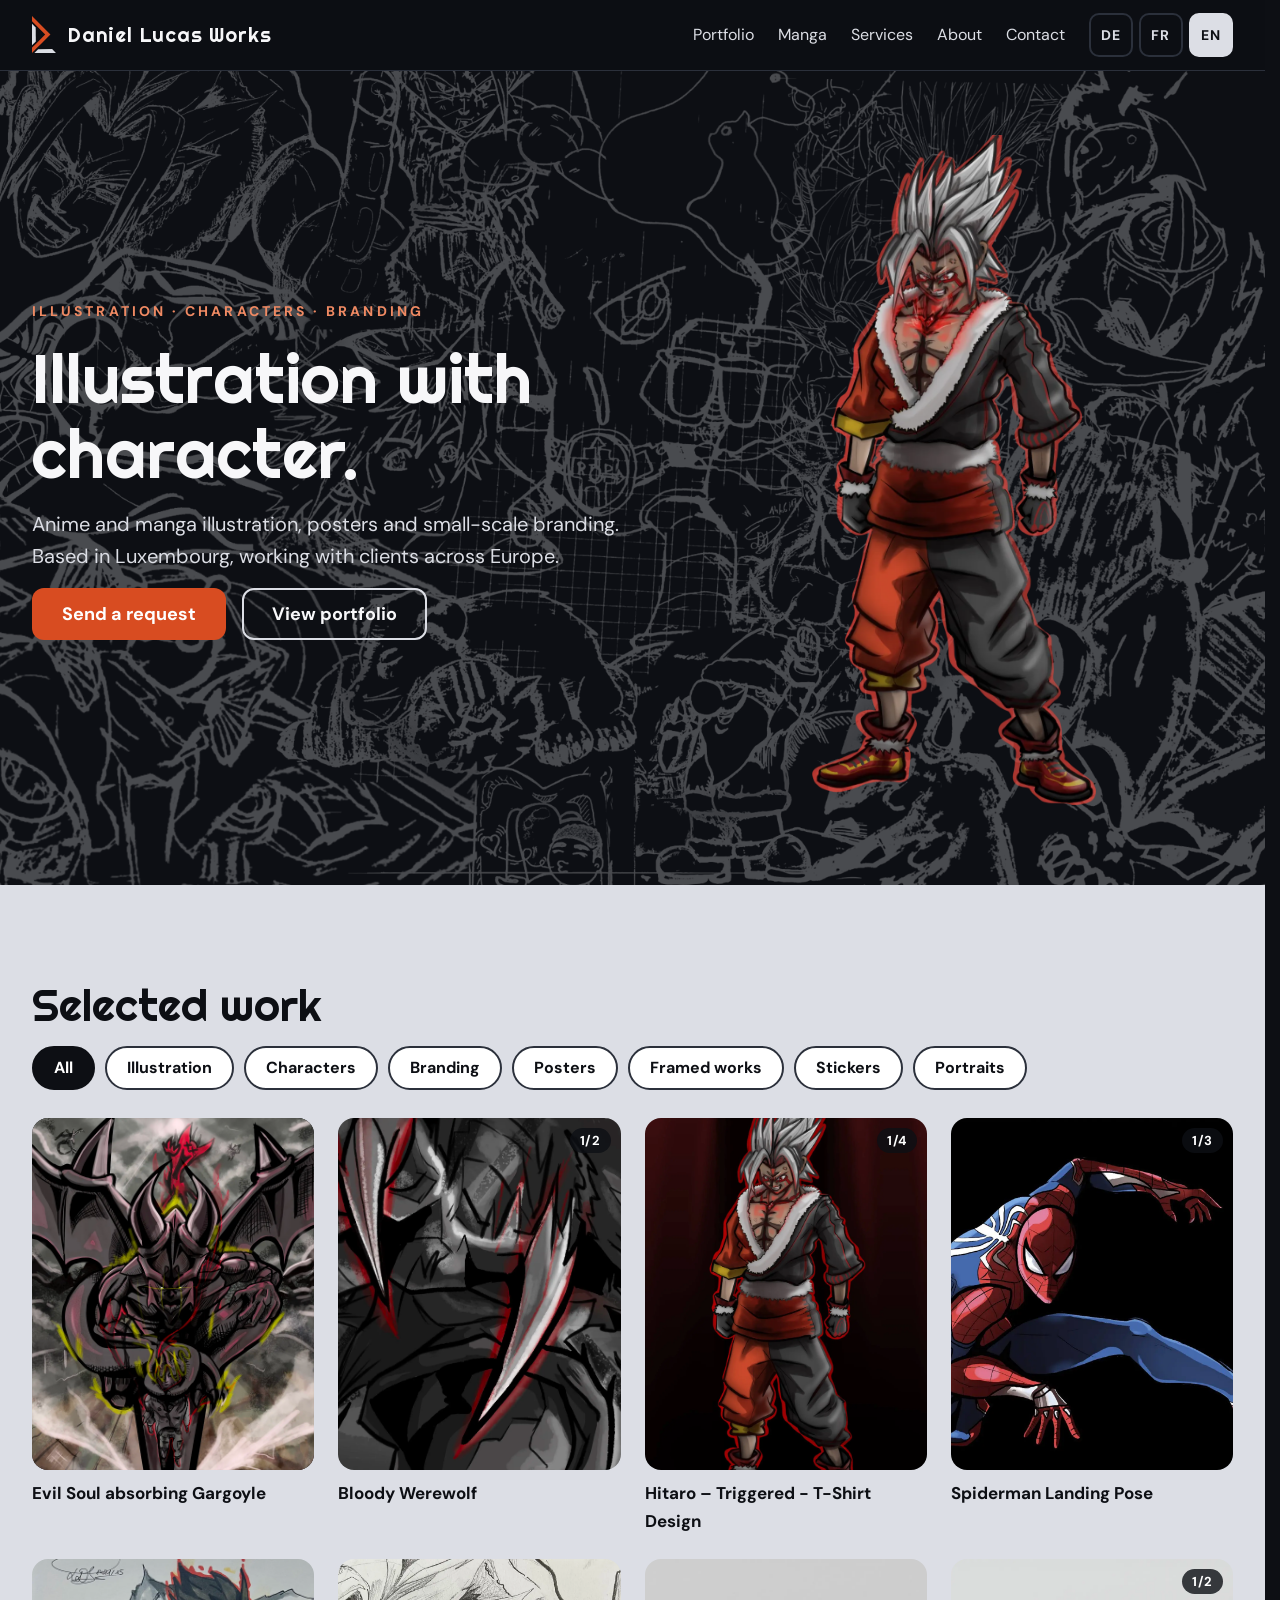
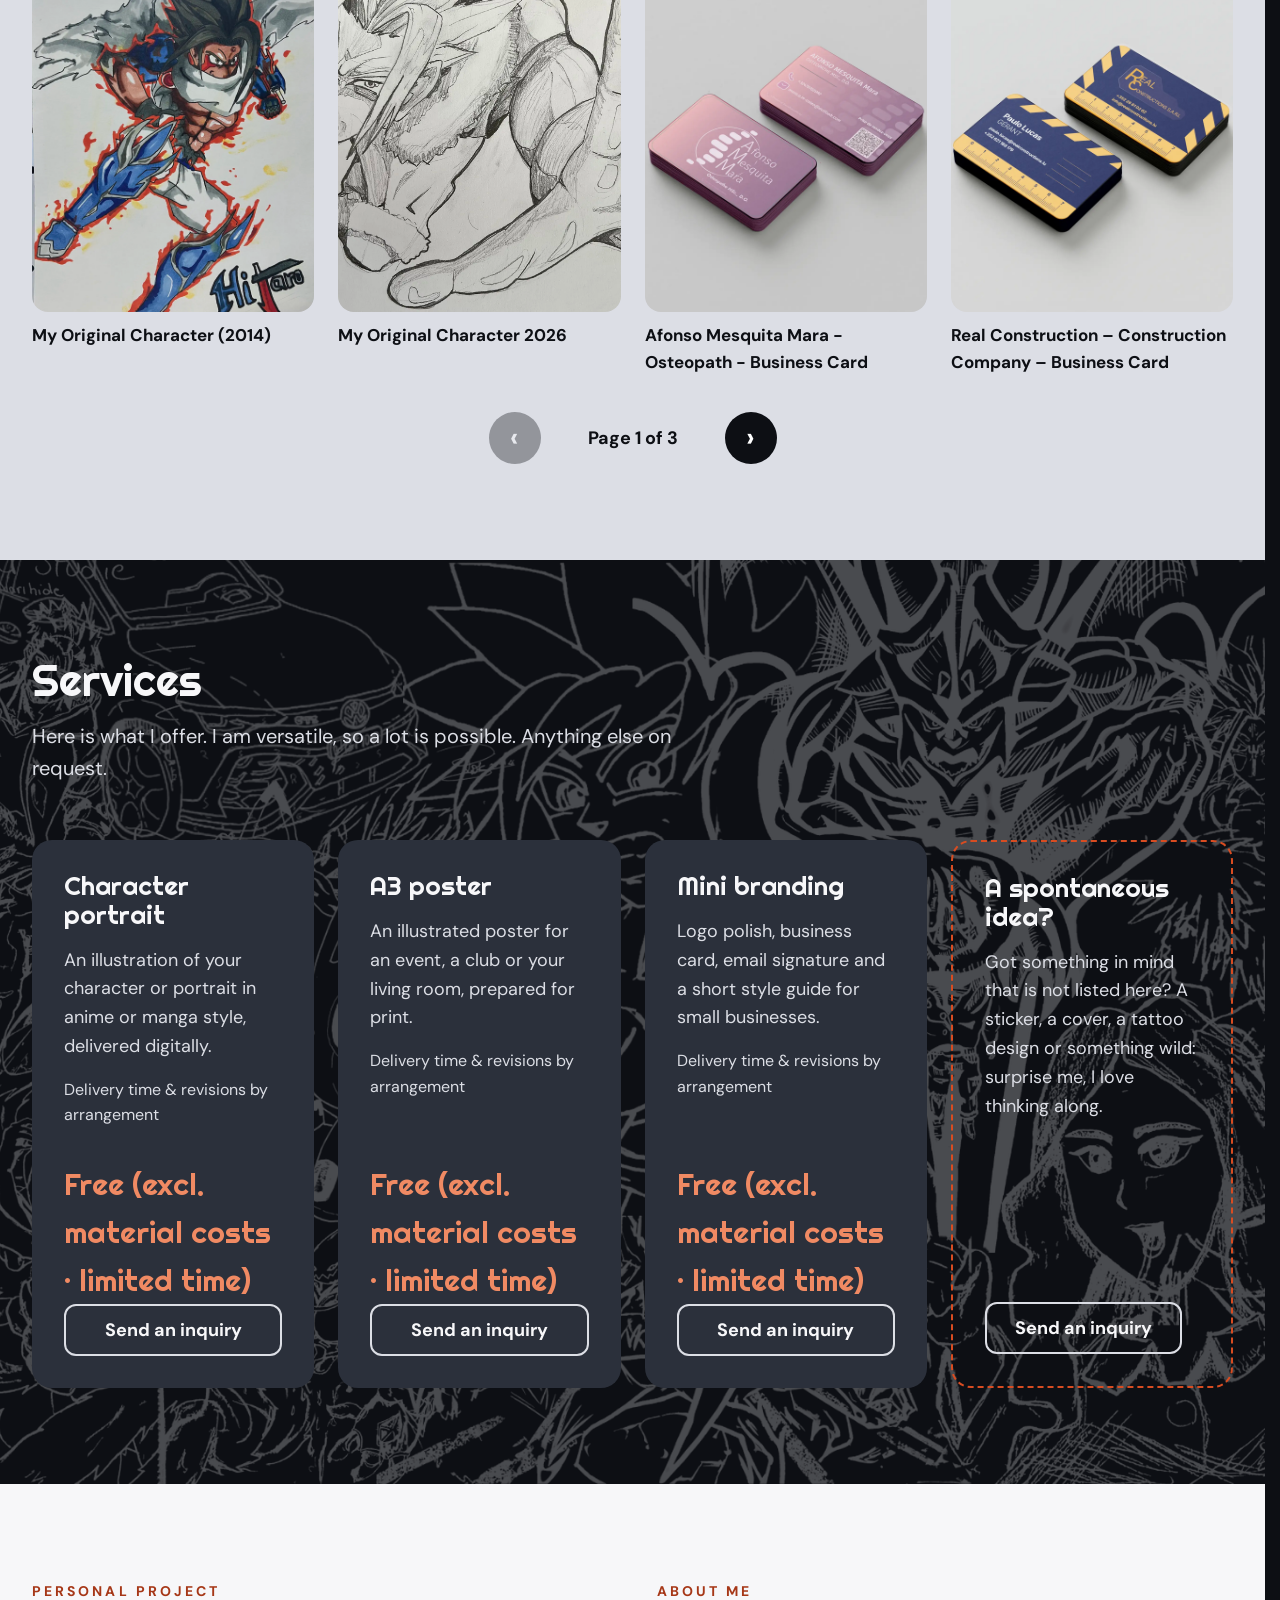
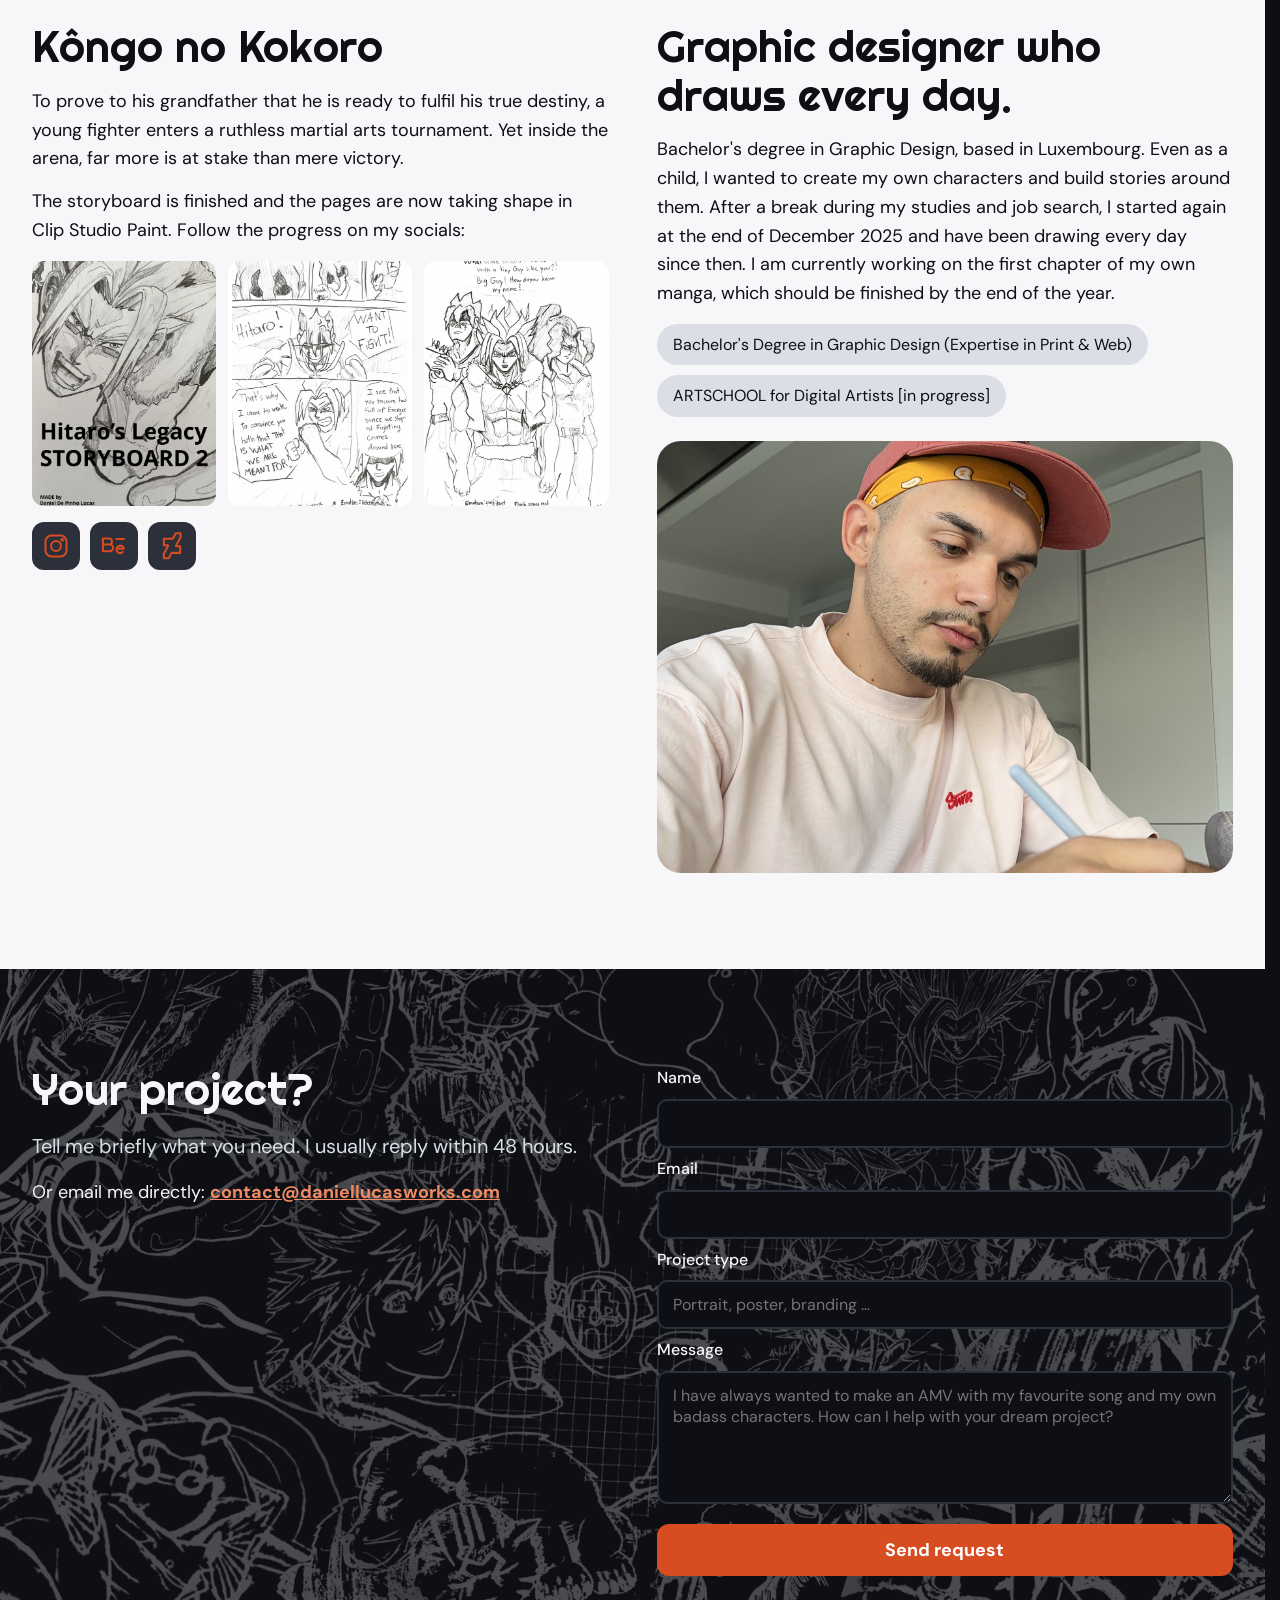
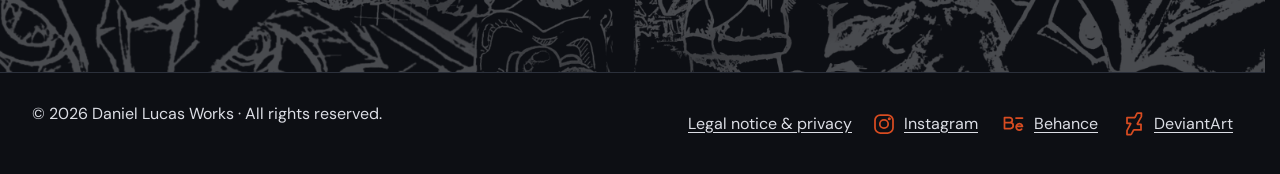
<file: index.html>
<!DOCTYPE html>
<!--
  index.html  -  die ganze Seite in einer Datei.
  Texte stehen NICHT hier, sondern in js/translations.js.
  Jedes Element mit data-i18n="schlüssel" bekommt seinen Text von dort.
  Bilder werden vom Skript js/main.js automatisch gesucht (siehe LIESMICH.md).
-->
<html lang="de">
<head>
  <meta charset="utf-8">
  <meta name="viewport" content="width=device-width, initial-scale=1">

  <!-- Titel und Beschreibung werden von main.js je nach Sprache ersetzt.
       Der Text hier ist nur ein Startwert (und für Suchmaschinen). -->
  <title>Daniel Lucas Works</title>
  <meta name="description" content="Illustration, Charaktere, Branding – Luxemburg.">

  <link rel="icon" href="favicon.svg" type="image/svg+xml">
  <link rel="stylesheet" href="css/style.css">
</head>
<body>

  <!-- ===================== KOPFZEILE / NAVIGATION ===================== -->
  <header class="site-header">
    <div class="wrap header-inner">
      <a class="brand" href="#top" aria-label="Daniel Lucas Works">
        <img src="images/logo.svg" alt="" width="24" height="37">
        <span>Daniel Lucas Works</span>
      </a>

      <!-- Menü: auf dem Desktop eine Zeile, auf Tablet/Handy klappt es per Burger-Knopf auf -->
      <div class="header-menu" id="header-menu">
      <nav class="main-nav" aria-label="Navigation">
        <a href="#portfolio" data-i18n="nav.portfolio"></a>
        <a href="#manga"     data-i18n="nav.manga"></a>
        <a href="#services"  data-i18n="nav.services"></a>
        <a href="#about"     data-i18n="nav.about"></a>
        <!-- Shop: bleibt versteckt, bis in js/config.js eine shopUrl steht -->
        <a href="#" id="nav-shop" data-i18n="nav.shop" hidden></a>
        <a href="#contact"   data-i18n="nav.contact"></a>
      </nav>

      <!-- Sprachumschalter: main.js liest data-lang -->
      <div class="lang-switch" role="group" aria-label="Language">
        <button type="button" data-lang="de">DE</button>
        <button type="button" data-lang="fr">FR</button>
        <button type="button" data-lang="en">EN</button>
      </div>
      </div>

      <!-- Burger-Knopf (nur auf Tablet/Handy sichtbar): drei gleich lange Linien -->
      <button type="button" class="burger" id="burger" aria-expanded="false" aria-controls="header-menu" data-i18n-aria="nav.menu">
        <span></span><span></span><span></span>
      </button>
    </div>
  </header>

  <main id="top">

    <!-- ============================ HERO ============================ -->
    <section class="hero deco deco-a">
      <div class="wrap hero-inner">
        <div class="hero-text">
          <p class="eyebrow" data-i18n="hero.eyebrow"></p>
          <h1 data-i18n="hero.title"></h1>
          <p class="lead" data-i18n="hero.text"></p>
          <div class="btn-row">
            <a class="btn btn-primary" href="#contact"   data-i18n="hero.cta"></a>
            <a class="btn btn-outline" href="#portfolio" data-i18n="hero.cta2"></a>
          </div>
        </div>
        <!-- data-slot="hero"  ->  das Skript sucht images/hero.webp|jpg|jpeg|png -->
        <div class="slot slot-hero" data-slot="hero" data-alt="hero.alt"></div>
      </div>
    </section>

    <!-- ========================= PORTFOLIO ========================== -->
    <section id="portfolio" class="section section-light">
      <div class="wrap">
        <h2 data-i18n="portfolio.title"></h2>
        <!-- Filterknöpfe und Bilder werden komplett von main.js erzeugt -->
        <div class="filters" id="filters"></div>
        <!-- Auf dem Handy: Hinweis zum Wischen (nur bei mehreren Seiten und Touch-Geräten) -->
        <p class="swipe-hint" id="swipe-hint" hidden></p>
        <div class="gallery" id="gallery"></div>

        <!-- Blätterleiste: erscheint nur, wenn es mehr Werke gibt als perPage (config.js) -->
        <nav class="pager" id="pager" aria-label="Pagination" hidden>
          <button type="button" id="pager-prev">‹</button>
          <span id="pager-label" aria-live="polite"></span>
          <button type="button" id="pager-next">›</button>
        </nav>
      </div>
    </section>

    <!-- =========================== LEISTUNGEN ======================= -->
    <section id="services" class="section deco deco-b">
      <div class="wrap">
        <h2 data-i18n="services.title"></h2>
        <p class="lead" data-i18n="services.intro"></p>
        <!-- Karten werden von main.js aus translations.js gebaut (services.p1, p2, p3 ... + services.idea) -->
        <div class="filters" id="services-filters" hidden></div>
        <div class="cards" id="services-cards"></div>
      </div>
    </section>

    <!-- ===================== MANGA  +  ÜBER MICH ===================== -->
    <section class="section section-paper">
      <div class="wrap two-col">

        <div id="manga" class="col">
          <p class="eyebrow eyebrow-dark" data-i18n="manga.eyebrow"></p>
          <h2 data-i18n="manga.title"></h2>
          <!-- data-rich: Leerzeile im Text = neuer Absatz -->
          <div class="rich" data-i18n="manga.text" data-rich></div>
          <!-- Bilder manga-01, manga-02 ... werden automatisch eingefügt -->
          <div class="manga-grid" id="manga-grid"></div>
          <!-- Social-Icons zum Manga (config.js: mangaSocials) -->
          <div class="icon-links" id="manga-socials"></div>
        </div>

        <div id="about" class="col">
          <p class="eyebrow eyebrow-dark" data-i18n="about.eyebrow"></p>
          <h2 data-i18n="about.title"></h2>
          <div class="rich" data-i18n="about.text" data-rich></div>
          <div class="badges">
            <span class="badge" data-i18n="about.badge1"></span>
            <span class="badge" data-i18n="about.badge2"></span>
          </div>
          <!-- images/about.jpg -->
          <div class="slot slot-about" data-slot="about" data-alt="about.alt"></div>
        </div>

      </div>
    </section>

    <!-- ============================ KONTAKT ========================= -->
    <section id="contact" class="section deco deco-a">
      <div class="wrap two-col">
        <div class="col">
          <h2 data-i18n="contact.title"></h2>
          <p class="lead" data-i18n="contact.text"></p>
          <p><span data-i18n="contact.or"></span> <a class="text-link-light" id="mail-link" href="#"></a></p>
        </div>

        <!-- Die Adresse (action) setzt main.js aus js/config.js -->
        <form class="col form" id="contact-form" method="POST">
          <label for="f-name" data-i18n="contact.name"></label>
          <input id="f-name" name="name" type="text" required autocomplete="name">

          <label for="f-email" data-i18n="contact.email"></label>
          <input id="f-email" name="email" type="email" required autocomplete="email">

          <label for="f-type" data-i18n="contact.type"></label>
          <input id="f-type" name="projektart" type="text" data-i18n-placeholder="contact.type.ph">

          <label for="f-msg" data-i18n="contact.message"></label>
          <textarea id="f-msg" name="nachricht" rows="5" required data-i18n-placeholder="contact.message.ph"></textarea>

          <!-- Honigtopf gegen Spam-Roboter: Menschen sehen dieses Feld nicht -->
          <input type="text" name="_gotcha" tabindex="-1" autocomplete="off" class="hp" aria-hidden="true">
          <!-- Sprache des Besuchers (main.js füllt das aus) -->
          <input type="hidden" name="sprache" id="f-lang" value="de">

          <button class="btn btn-primary" type="submit" data-i18n="contact.send"></button>
        </form>
      </div>
    </section>
  </main>

  <!-- ============================= FOOTER ============================ -->
  <footer class="site-footer">
    <div class="wrap footer-inner">
      <p>© <span id="year"></span> Daniel Lucas Works · <span data-i18n="footer.rights"></span></p>
      <!-- Links werden aus js/config.js erzeugt -->
      <div class="footer-links">
        <a href="legal.html" id="legal-link" data-i18n="footer.legal"></a>
        <nav class="social" id="social" aria-label="Social"></nav>
      </div>
    </div>
  </footer>

  <!-- ========================== LIGHTBOX ============================ -->
  <!-- Grosse Ansicht eines Portfolio-Bildes (<dialog> kann der Browser selbst) -->
  <dialog id="lightbox" class="lightbox">
    <button type="button" class="lb-close" id="lb-close" data-i18n-aria="lightbox.close">×</button>
    <!-- Bildbereich: Klick aufs Bild = Zoom. Bei mehreren Bildern Pfeile, Punkte und Wischen. -->
    <div class="lb-media">
      <div class="lb-stage" id="lb-stage"><img id="lb-img" alt=""></div>
      <button type="button" class="lb-nav lb-prev" id="lb-prev" hidden>‹</button>
      <button type="button" class="lb-nav lb-next" id="lb-next" hidden>›</button>
    </div>
    <div class="lb-dots" id="lb-dots" hidden></div>
    <!-- Kategorie (klein), Titel, Beschreibung und Social-Icons des Werks -->
    <div class="lb-info">
      <p class="lb-cat" id="lb-cat"></p>
      <h3 id="lb-title"></h3>
      <div class="rich" id="lb-caption"></div>
      <div class="lb-links" id="lb-links" hidden>
        <span id="lb-links-label"></span>
        <div class="icon-links" id="lb-links-icons"></div>
      </div>
      <button type="button" class="btn btn-primary lb-inquire" id="lb-inquire"></button>
      <!-- zweiter Schliessen-Knopf ganz unten (praktisch am Handy) -->
      <button type="button" class="btn btn-outline lb-close-bottom" id="lb-close2" data-i18n="lightbox.close"></button>
    </div>
  </dialog>

  <!-- Reihenfolge ist wichtig: erst Einstellungen und Texte, dann das Hauptskript -->
  <script src="js/config.js"></script>
  <script src="js/translations.js"></script>
  <!-- Inhalte (Werke, Leistungen), vom Admin geschrieben. Fehlt die Datei, geht die Seite trotzdem. -->
  <script src="data/content.js" onerror="void 0"></script>
  <script src="js/main.js"></script>
</body>
</html>
</file>
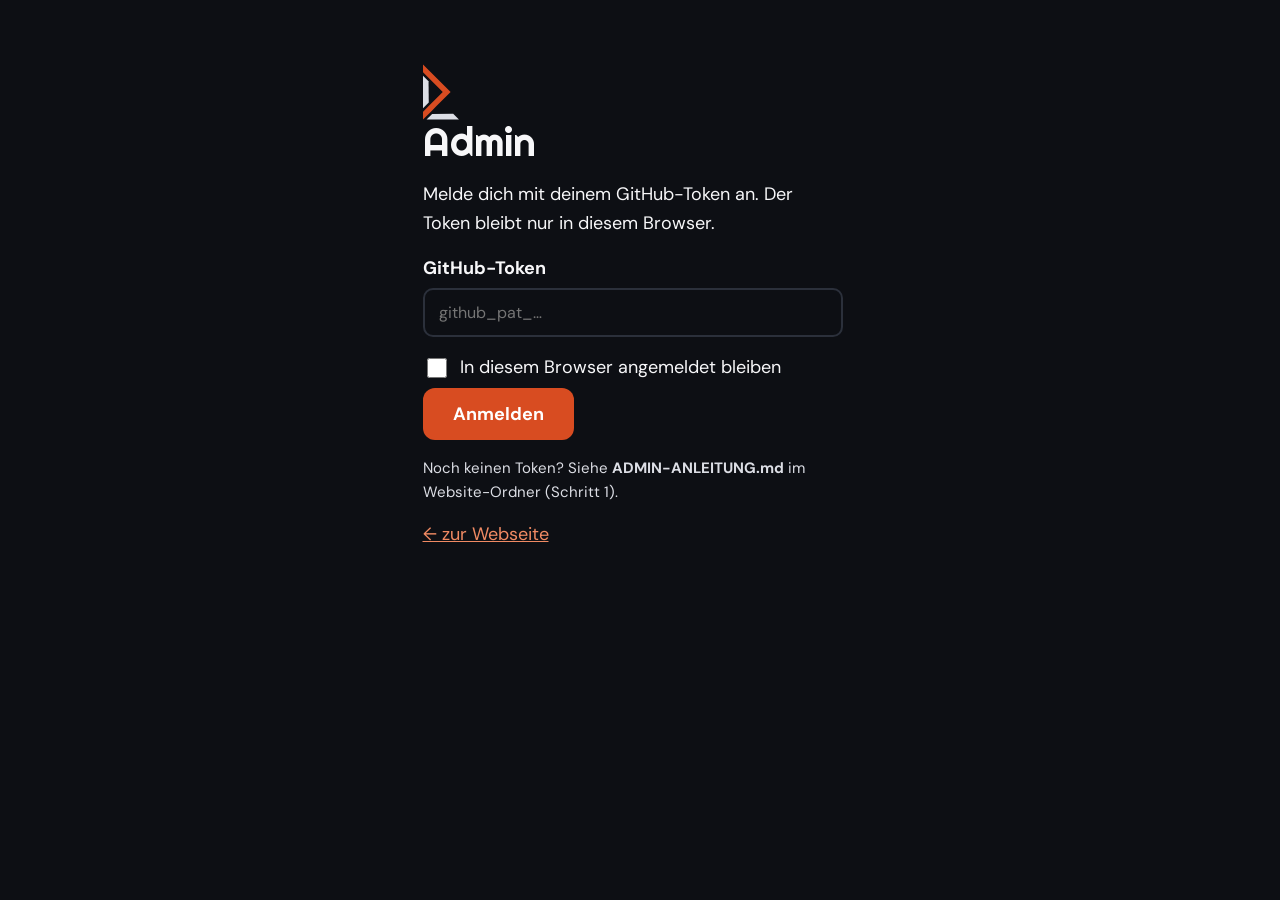
<file: admin.html>
<!DOCTYPE html>
<!--
  admin.html  -  Dein privater Bereich zum Ändern der Webseite (ohne VS Code).
  Er ist nur mit deinem GitHub-Token benutzbar. Ohne Token kann man hier nichts ändern.
  Anleitung: ADMIN-ANLEITUNG.md
-->
<html lang="de">
<head>
  <meta charset="utf-8">
  <meta name="viewport" content="width=device-width, initial-scale=1">
  <meta name="robots" content="noindex, nofollow">
  <title>Admin – Daniel Lucas Works</title>
  <link rel="icon" href="favicon.svg" type="image/svg+xml">
  <link rel="stylesheet" href="css/style.css">
  <link rel="stylesheet" href="css/admin.css">
</head>
<body class="admin">

  <!-- ============ LOGIN ============ -->
  <main id="login" class="a-wrap a-narrow">
    <img src="images/logo.svg" alt="" width="36" height="56">
    <h1>Admin</h1>
    <p>Melde dich mit deinem GitHub-Token an. Der Token bleibt nur in diesem Browser.</p>
    <form id="login-form" autocomplete="off">
      <label for="token">GitHub-Token</label>
      <input id="token" type="password" placeholder="github_pat_…" required autocomplete="off" spellcheck="false">
      <label class="check"><input type="checkbox" id="remember"> In diesem Browser angemeldet bleiben</label>
      <button class="btn btn-primary" type="submit">Anmelden</button>
    </form>
    <p class="a-note" id="login-msg" role="alert"></p>
    <p class="a-note">Noch keinen Token? Siehe <strong>ADMIN-ANLEITUNG.md</strong> im Website-Ordner (Schritt 1).</p>
    <p><a href="index.html">← zur Webseite</a></p>
  </main>

  <!-- ============ APP ============ -->
  <div id="app" hidden>
    <header class="a-bar">
      <div class="a-wrap a-bar-inner">
        <strong class="a-title">Admin</strong>
        <nav class="a-tabs" role="tablist">
          <button type="button" role="tab" data-tab="portfolio" aria-selected="true">Portfolio</button>
          <button type="button" role="tab" data-tab="services" aria-selected="false">Leistungen</button>
          <button type="button" role="tab" data-tab="page" aria-selected="false">Seite</button>
        </nav>
        <div class="a-bar-right">
          <span id="who" class="a-note"></span>
          <a href="index.html" target="_blank" rel="noopener">Webseite</a>
          <button type="button" class="a-link" id="logout">Abmelden</button>
        </div>
      </div>
    </header>

    <main class="a-wrap" id="panel"></main>

    <!-- Veröffentlichen-Leiste -->
    <div class="a-publish" id="publish" hidden>
      <div class="a-wrap a-publish-inner">
        <span id="publish-info">Ungespeicherte Änderungen</span>
        <button type="button" class="btn btn-outline" id="discard">Verwerfen</button>
        <button type="button" class="btn btn-primary" id="publish-btn">Veröffentlichen</button>
      </div>
    </div>
  </div>

  <!-- Editor (Werk oder Leistung) -->
  <dialog id="editor" class="a-dialog"></dialog>

  <div id="toasts" aria-live="polite"></div>

  <script src="js/config.js"></script>
  <script src="js/translations.js"></script>
  <script src="js/admin.js"></script>
</body>
</html>
</file>
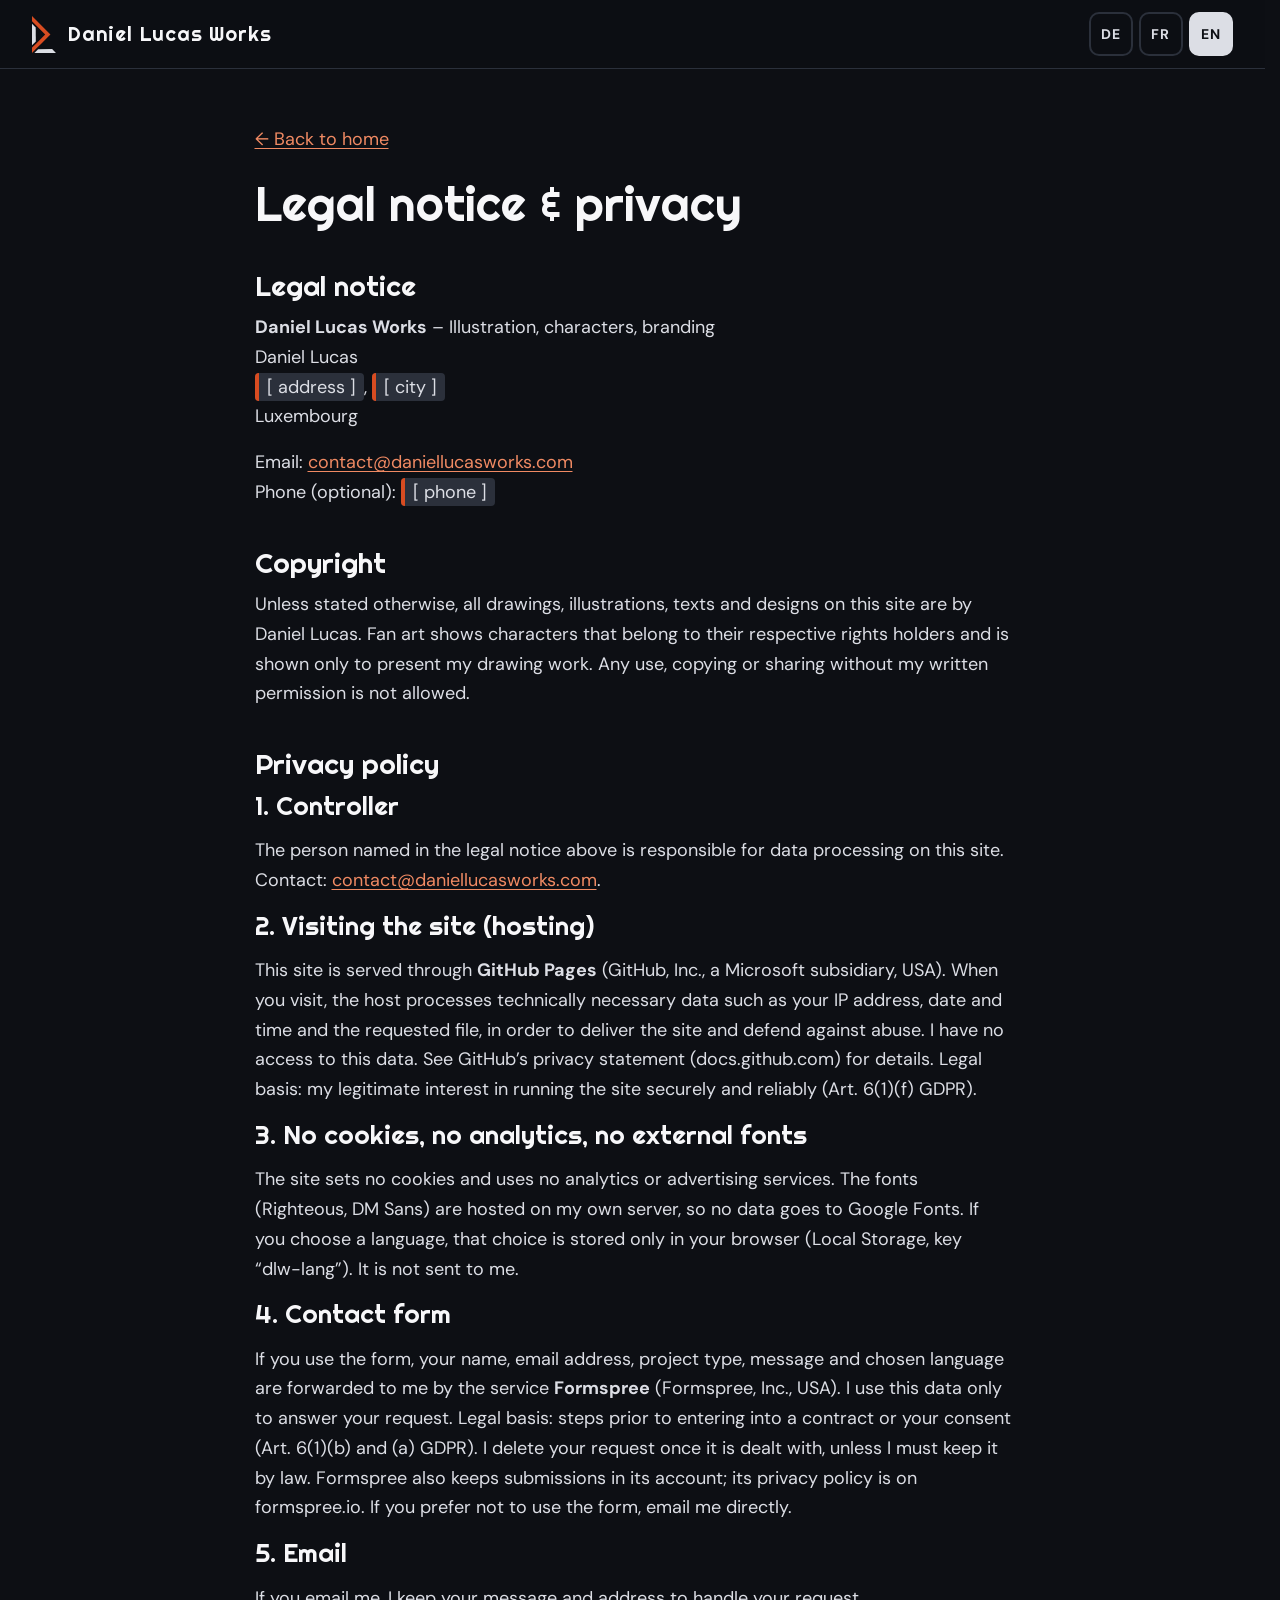
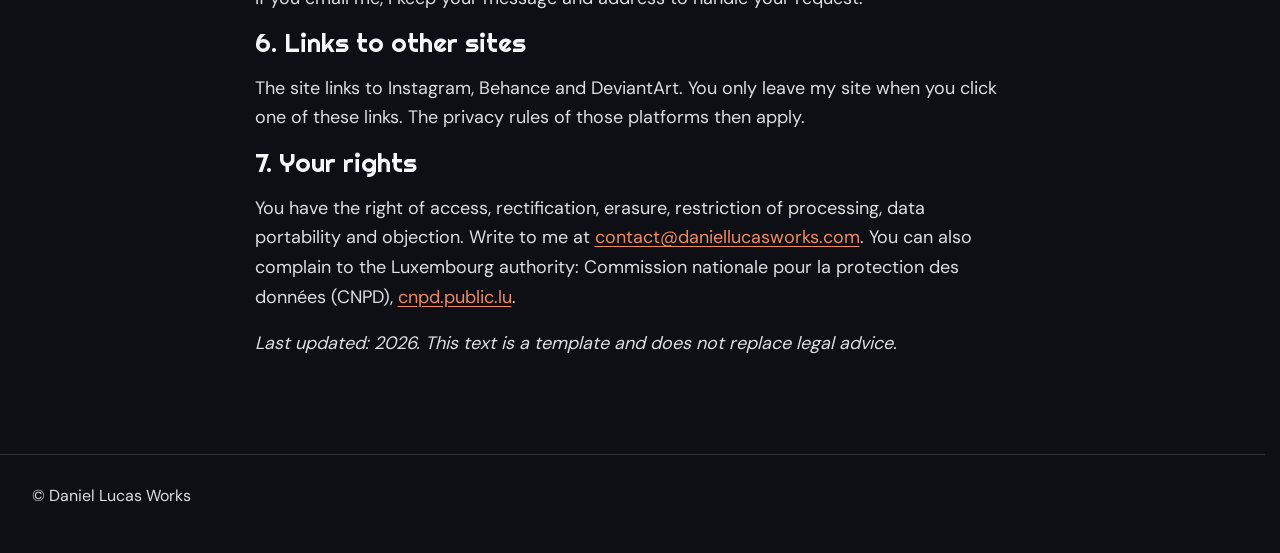
<file: legal.html>
<!DOCTYPE html>
<!--
  legal.html  -  Impressum und Datenschutzerklärung (DE / FR / EN)
  Deine Angaben (Name, Adresse ...) stehen in js/config.js bei "legal".
  Das ist eine Vorlage, KEINE Rechtsberatung. Lies sie durch und passe sie an,
  wenn sich etwas an deiner Seite ändert (z. B. Statistik-Tool, Shop).
-->
<html lang="de">
<head>
  <meta charset="utf-8">
  <meta name="viewport" content="width=device-width, initial-scale=1">
  <title>Impressum & Datenschutz – Daniel Lucas Works</title>
  <meta name="robots" content="noindex">
  <link rel="icon" href="favicon.svg" type="image/svg+xml">
  <link rel="stylesheet" href="css/style.css">
</head>
<body>
  <header class="site-header">
    <div class="wrap header-inner">
      <a class="brand" href="index.html" aria-label="Daniel Lucas Works">
        <img src="images/logo.svg" alt="" width="24" height="37">
        <span>Daniel Lucas Works</span>
      </a>
      <div class="lang-switch" role="group" aria-label="Language">
        <button type="button" data-lang="de">DE</button>
        <button type="button" data-lang="fr">FR</button>
        <button type="button" data-lang="en">EN</button>
      </div>
    </div>
  </header>

  <main class="legal-page">
    <div class="wrap">

      <!-- ============================ DEUTSCH ============================ -->
      <div data-lang-block="de">
        <a class="back" href="index.html">← Zurück zur Startseite</a>
        <h1>Impressum &amp; Datenschutz</h1>

        <h2>Impressum</h2>
        <p>
          <strong>Daniel Lucas Works</strong> – Illustration, Charaktere, Branding<br>
          <span data-legal="name"></span><br>
          <span data-legal="address"></span>, <span data-legal="city"></span><br>
          <span data-legal="country"></span>
        </p>
        <p>E-Mail: <a data-legal-mail href="#"></a><br>Telefon (optional): <span data-legal="phone"></span></p>

        <h2>Urheberrecht</h2>
        <p>Alle Zeichnungen, Illustrationen, Texte und Gestaltungen auf dieser Seite stammen von Daniel Lucas, sofern nicht anders angegeben. Fan-Art zeigt Figuren, die ihren jeweiligen Rechteinhabern gehören, und dient nur der Präsentation meiner Zeichenarbeit. Eine Nutzung, Vervielfältigung oder Weitergabe ohne meine schriftliche Zustimmung ist nicht erlaubt.</p>

        <h2>Datenschutzerklärung</h2>

        <h3>1. Verantwortlicher</h3>
        <p>Verantwortlich für die Datenverarbeitung auf dieser Seite ist die oben im Impressum genannte Person. Kontakt: <a data-legal-mail href="#"></a>.</p>

        <h3>2. Besuch der Seite (Hosting)</h3>
        <p>Diese Seite wird über <strong>GitHub Pages</strong> ausgeliefert (GitHub, Inc., eine Tochter von Microsoft, USA). Beim Aufruf verarbeitet der Hosting-Anbieter technisch notwendige Daten, etwa die IP-Adresse, Datum und Uhrzeit sowie die aufgerufene Datei, um die Seite auszuliefern und missbräuchliche Zugriffe abzuwehren. Ich selbst habe darauf keinen Zugriff. Mehr dazu in der Datenschutzerklärung von GitHub (docs.github.com). Rechtsgrundlage ist mein berechtigtes Interesse an einem sicheren und stabilen Betrieb (Art. 6 Abs. 1 lit. f DSGVO).</p>

        <h3>3. Keine Cookies, keine Statistik, keine fremden Schriften</h3>
        <p>Die Seite setzt keine Cookies und nutzt keine Analyse- oder Werbedienste. Die Schriften (Righteous, DM Sans) liegen auf meinem eigenen Server, es werden keine Daten an Google Fonts übertragen. Wenn du die Sprache wählst, wird diese Wahl nur in deinem Browser gespeichert (Local Storage, Schlüssel „dlw-lang“). Sie wird nicht an mich übertragen.</p>

        <h3>4. Kontaktformular</h3>
        <p>Wenn du das Formular nutzt, werden Name, E-Mail-Adresse, Projektart, Nachricht und die gewählte Sprache über den Dienst <strong>Formspree</strong> (Formspree, Inc., USA) an mich weitergeleitet. Ich verwende die Daten nur, um deine Anfrage zu beantworten. Rechtsgrundlage ist die Anbahnung eines Vertrags bzw. dein Einverständnis (Art. 6 Abs. 1 lit. b und a DSGVO). Ich lösche deine Anfrage, wenn sie erledigt ist und keine Aufbewahrungspflicht besteht. Formspree speichert Einsendungen zudem in seinem Konto, die Datenschutzerklärung dazu findest du auf formspree.io. Wenn du das Formular nicht nutzen willst, schreib mir direkt per E-Mail.</p>

        <h3>5. E-Mail</h3>
        <p>Schreibst du mir per E-Mail, speichere ich deine Nachricht und deine Adresse zur Bearbeitung deiner Anfrage.</p>

        <h3>6. Links zu anderen Seiten</h3>
        <p>Die Seite verlinkt auf Instagram, Behance und DeviantArt. Erst wenn du einen dieser Links anklickst, verlässt du meine Seite. Dort gelten die Datenschutzbestimmungen der jeweiligen Anbieter.</p>

        <h3>7. Deine Rechte</h3>
        <p>Du hast das Recht auf Auskunft, Berichtigung, Löschung, Einschränkung der Verarbeitung, Datenübertragbarkeit und Widerspruch. Schreib mir dazu an <a data-legal-mail href="#"></a>. Du kannst dich außerdem bei der Datenschutzbehörde in Luxemburg beschweren: Commission nationale pour la protection des données (CNPD), <a href="https://cnpd.public.lu" target="_blank" rel="noopener noreferrer">cnpd.public.lu</a>.</p>

        <p><em>Stand: <span class="year"></span>. Diese Erklärung ist eine Vorlage und ersetzt keine Rechtsberatung.</em></p>
      </div>

      <!-- ============================ FRANÇAIS =========================== -->
      <div data-lang-block="fr" hidden>
        <a class="back" href="index.html">← Retour à l’accueil</a>
        <h1>Mentions légales &amp; confidentialité</h1>

        <h2>Mentions légales</h2>
        <p>
          <strong>Daniel Lucas Works</strong> – Illustration, personnages, branding<br>
          <span data-legal="name"></span><br>
          <span data-legal="address"></span>, <span data-legal="city"></span><br>
          <span data-legal="country"></span>
        </p>
        <p>E-mail : <a data-legal-mail href="#"></a><br>Téléphone (facultatif) : <span data-legal="phone"></span></p>

        <h2>Droits d’auteur</h2>
        <p>Sauf mention contraire, tous les dessins, illustrations, textes et créations de ce site sont de Daniel Lucas. Les fan-arts représentent des personnages qui appartiennent à leurs ayants droit et servent uniquement à présenter mon travail de dessin. Toute utilisation, reproduction ou diffusion sans mon accord écrit est interdite.</p>

        <h2>Politique de confidentialité</h2>

        <h3>1. Responsable du traitement</h3>
        <p>Le responsable du traitement des données sur ce site est la personne indiquée dans les mentions légales ci-dessus. Contact : <a data-legal-mail href="#"></a>.</p>

        <h3>2. Visite du site (hébergement)</h3>
        <p>Ce site est diffusé via <strong>GitHub Pages</strong> (GitHub, Inc., filiale de Microsoft, États-Unis). Lors de la visite, l’hébergeur traite des données techniquement nécessaires, comme l’adresse IP, la date et l’heure et le fichier demandé, afin de diffuser le site et de se protéger des abus. Je n’y ai pas accès moi-même. Plus d’informations dans la politique de confidentialité de GitHub (docs.github.com). Base légale : mon intérêt légitime à un fonctionnement sûr et stable (art. 6, par. 1, point f du RGPD).</p>

        <h3>3. Pas de cookies, pas de statistiques, pas de polices externes</h3>
        <p>Le site ne dépose aucun cookie et n’utilise aucun service d’analyse ou de publicité. Les polices (Righteous, DM Sans) sont hébergées sur mon propre serveur : aucune donnée n’est transmise à Google Fonts. Si tu choisis une langue, ce choix est enregistré uniquement dans ton navigateur (Local Storage, clé « dlw-lang »). Il ne m’est pas transmis.</p>

        <h3>4. Formulaire de contact</h3>
        <p>Si tu utilises le formulaire, ton nom, ton adresse e-mail, le type de projet, ton message et la langue choisie me sont transmis par le service <strong>Formspree</strong> (Formspree, Inc., États-Unis). J’utilise ces données uniquement pour répondre à ta demande. Base légale : mesures précontractuelles ou ton consentement (art. 6, par. 1, points b et a du RGPD). Je supprime ta demande une fois traitée, sauf obligation de conservation. Formspree conserve aussi les envois dans son compte ; sa politique de confidentialité est sur formspree.io. Si tu préfères ne pas utiliser le formulaire, écris-moi directement par e-mail.</p>

        <h3>5. E-mail</h3>
        <p>Si tu m’écris par e-mail, je conserve ton message et ton adresse pour traiter ta demande.</p>

        <h3>6. Liens vers d’autres sites</h3>
        <p>Le site renvoie vers Instagram, Behance et DeviantArt. Tu ne quittes mon site que lorsque tu cliques sur l’un de ces liens. Les règles de confidentialité de ces plateformes s’appliquent alors.</p>

        <h3>7. Tes droits</h3>
        <p>Tu disposes d’un droit d’accès, de rectification, d’effacement, de limitation du traitement, de portabilité et d’opposition. Écris-moi à <a data-legal-mail href="#"></a>. Tu peux aussi introduire une réclamation auprès de l’autorité luxembourgeoise : Commission nationale pour la protection des données (CNPD), <a href="https://cnpd.public.lu" target="_blank" rel="noopener noreferrer">cnpd.public.lu</a>.</p>

        <p><em>Mise à jour : <span class="year"></span>. Ce texte est un modèle et ne remplace pas un conseil juridique.</em></p>
      </div>

      <!-- ============================ ENGLISH ============================ -->
      <div data-lang-block="en" hidden>
        <a class="back" href="index.html">← Back to home</a>
        <h1>Legal notice &amp; privacy</h1>

        <h2>Legal notice</h2>
        <p>
          <strong>Daniel Lucas Works</strong> – Illustration, characters, branding<br>
          <span data-legal="name"></span><br>
          <span data-legal="address"></span>, <span data-legal="city"></span><br>
          <span data-legal="country"></span>
        </p>
        <p>Email: <a data-legal-mail href="#"></a><br>Phone (optional): <span data-legal="phone"></span></p>

        <h2>Copyright</h2>
        <p>Unless stated otherwise, all drawings, illustrations, texts and designs on this site are by Daniel Lucas. Fan art shows characters that belong to their respective rights holders and is shown only to present my drawing work. Any use, copying or sharing without my written permission is not allowed.</p>

        <h2>Privacy policy</h2>

        <h3>1. Controller</h3>
        <p>The person named in the legal notice above is responsible for data processing on this site. Contact: <a data-legal-mail href="#"></a>.</p>

        <h3>2. Visiting the site (hosting)</h3>
        <p>This site is served through <strong>GitHub Pages</strong> (GitHub, Inc., a Microsoft subsidiary, USA). When you visit, the host processes technically necessary data such as your IP address, date and time and the requested file, in order to deliver the site and defend against abuse. I have no access to this data. See GitHub’s privacy statement (docs.github.com) for details. Legal basis: my legitimate interest in running the site securely and reliably (Art. 6(1)(f) GDPR).</p>

        <h3>3. No cookies, no analytics, no external fonts</h3>
        <p>The site sets no cookies and uses no analytics or advertising services. The fonts (Righteous, DM Sans) are hosted on my own server, so no data goes to Google Fonts. If you choose a language, that choice is stored only in your browser (Local Storage, key “dlw-lang”). It is not sent to me.</p>

        <h3>4. Contact form</h3>
        <p>If you use the form, your name, email address, project type, message and chosen language are forwarded to me by the service <strong>Formspree</strong> (Formspree, Inc., USA). I use this data only to answer your request. Legal basis: steps prior to entering into a contract or your consent (Art. 6(1)(b) and (a) GDPR). I delete your request once it is dealt with, unless I must keep it by law. Formspree also keeps submissions in its account; its privacy policy is on formspree.io. If you prefer not to use the form, email me directly.</p>

        <h3>5. Email</h3>
        <p>If you email me, I keep your message and address to handle your request.</p>

        <h3>6. Links to other sites</h3>
        <p>The site links to Instagram, Behance and DeviantArt. You only leave my site when you click one of these links. The privacy rules of those platforms then apply.</p>

        <h3>7. Your rights</h3>
        <p>You have the right of access, rectification, erasure, restriction of processing, data portability and objection. Write to me at <a data-legal-mail href="#"></a>. You can also complain to the Luxembourg authority: Commission nationale pour la protection des données (CNPD), <a href="https://cnpd.public.lu" target="_blank" rel="noopener noreferrer">cnpd.public.lu</a>.</p>

        <p><em>Last updated: <span class="year"></span>. This text is a template and does not replace legal advice.</em></p>
      </div>

    </div>
  </main>

  <footer class="site-footer">
    <div class="wrap footer-inner">
      <p>© Daniel Lucas Works</p>
    </div>
  </footer>

  <script src="js/config.js"></script>
  <script src="js/legal.js"></script>
</body>
</html>
</file>
<file: css/style.css>
/* =====================================================================
   style.css  -  Aussehen der Seite, nach deiner Charta v1.0
   Faustregel der Charta: 60 % Noir Encre, 30 % Gris Argent, 10 % Orange.
   Orange nur als Akzent (Knöpfe, Linien), nie als grosse Fläche.
   ===================================================================== */

/* ---------- 1. SCHRIFTEN ----------
   Die Dateien legst du selbst in den Ordner fonts/ (siehe LIESMICH.md).
   So werden keine Daten an Google geschickt (Datenschutz).
   Fehlen die Dateien, nimmt der Browser die Ersatzschriften unten. */
@font-face {
  font-family: 'Righteous';
  src: url('../fonts/Righteous-Regular.woff') format('woff');
  font-weight: 400; font-style: normal; font-display: swap;
}
@font-face {
  font-family: 'DM Sans';
  src: url('../fonts/DMSans-Variable.woff') format('woff');
  font-weight: 100 1000; font-style: normal; font-display: swap;
}

/* ---------- 2. FARBEN ----------
   Alle Farben der Charta an EINER Stelle. Ändern = überall geändert. */
:root {
  --orange:   #D84C21;  /* Orange Forge: Akzent, Knöpfe          */
  --gris:     #DCDEE5;  /* Gris Argent: helle Flächen, Linien    */
  --noir:     #0D0F14;  /* Noir Encre: Hintergrund, Text         */
  --braise:   #F08A63;  /* Braise: kleiner Text auf dunkel       */
  --rouille:  #A63717;  /* Rouille: kleiner Text auf hell        */
  --graphite: #2B303B;  /* Graphite: Karten auf dunkel           */
  --papier:   #F7F7F9;  /* Papier: sehr helle Flächen            */
  --blanc:    #FFFFFF;
  --transparent: ;

  --font-title: 'Righteous', 'Trebuchet MS', system-ui, sans-serif;
  --font-text:  'DM Sans', system-ui, -apple-system, 'Segoe UI', sans-serif;

  --maxw: 1280px;   /* maximale Breite des Inhalts */
}

/* ---------- 3. GRUNDLAGEN ---------- */
*, *::before, *::after { box-sizing: border-box; }
html { scroll-behavior: smooth; scroll-padding-top: 90px; }
body {
  margin: 0;
  background: var(--noir);
  color: var(--papier);
  font-family: var(--font-text);
  font-size: 18px;
  line-height: 1.6;
}
img { max-width: 100%; display: block; }
a { color: inherit; }
h1, h2, h3 { font-family: var(--font-title); font-weight: 400; line-height: 1.1; margin: 0 0 16px; }
h1 { font-size: clamp(40px, 6vw, 68px); }
h2 { font-size: clamp(30px, 4vw, 44px); }
h3 { font-size: 26px; }
p  { margin: 0 0 16px; }

/* Tastatur-Fokus gut sichtbar (Barrierefreiheit) */
:focus-visible { outline: 3px solid var(--braise); outline-offset: 3px; }

/* Container: zentriert, mit Rand links und rechts */
.wrap { max-width: var(--maxw); margin: 0 auto; padding: 0 20px; }
@media (min-width: 700px) { .wrap { padding: 0 32px; } }

/* ---------- 3b. DEKO-MOTIVE AUF DEN DUNKLEN ABSCHNITTEN ----------
   Zwei weisse Linienmotive (images/deco/deco-1.webp und deco-2.webp) liegen
   als Hintergrund hinter dem Inhalt der dunklen Abschnitte, mit 25 % Deckkraft.
   Im HTML bekommt ein Abschnitt die Klasse  "deco deco-a"  (Motiv 1)
   oder  "deco deco-b"  (Motiv 2). So wechseln sie sich ab.
   Stärke ändern: --deco-opacity (0 = unsichtbar, 1 = voll). */
:root { --deco-opacity: .25; }

.deco { position: relative; isolation: isolate; overflow: hidden; }
.deco::before {
  content: ''; position: absolute; inset: 0; z-index: -1;   /* hinter dem Inhalt */
  background-position: center; background-size: cover; background-repeat: no-repeat;
  opacity: var(--deco-opacity);
  pointer-events: none;                                      /* Klicks gehen durch */
}
.deco-a::before { background-image: url('../images/deco/deco-1.webp'); }
.deco-b::before { background-image: url('../images/deco/deco-2.webp'); }

/* ---------- 4. KOPFZEILE ---------- */
.site-header {
  position: sticky; top: 0; z-index: 10;
  background: rgba(13, 15, 20, .94);
  border-bottom: 1px solid var(--graphite);
}
.header-inner {
  display: flex; align-items: center;
  justify-content: space-between; gap: 8px 24px; padding-top: 12px; padding-bottom: 12px;
}
/* Beim Klick auf einen Menüpunkt bleibt die Überschrift nicht unter der sticky Leiste hängen */
html { scroll-padding-top: 76px; scrollbar-gutter: stable; }
.header-menu { display: flex; align-items: center; gap: 24px; margin-left: auto; }
.burger { display: none; }
.brand { display: flex; align-items: center; gap: 12px; text-decoration: none; }
.brand span { font-family: var(--font-title); font-size: 20px; letter-spacing: .04em; }
.main-nav { display: flex; flex-wrap: wrap; gap: 4px 24px; font-size: 16px; color: var(--gris); }
.main-nav a { text-decoration: none; padding: 10px 0; }
.main-nav a:hover { color: var(--blanc); text-decoration: underline; text-decoration-color: var(--orange); text-underline-offset: 6px; }

/* Sprachumschalter: der aktive Knopf ist gefüllt */
.lang-switch { display: flex; gap: 6px; }
.lang-switch button {
  font: 700 14px var(--font-text); letter-spacing: .08em;
  min-width: 44px; min-height: 44px;
  background: transparent; color: var(--gris);
  border: 2px solid var(--graphite); border-radius: 10px; cursor: pointer;
}
.lang-switch button:hover { border-color: var(--gris); }
.lang-switch button[aria-pressed="true"] { background: var(--gris); color: var(--noir); border-color: var(--gris); }

/* ---------- 5. WIEDERVERWENDBARE TEILE ---------- */
.eyebrow { font-size: 14px; letter-spacing: .22em; text-transform: uppercase; color: var(--braise); font-weight: 700; margin-bottom: 20px; }
.eyebrow-dark { color: var(--rouille); }          /* auf hellem Hintergrund */
.lead { font-size: 20px; color: var(--gris); max-width: 640px; }
.muted { color: var(--gris); font-size: 16px; }

.btn-row { display: flex; flex-wrap: wrap; gap: 16px; margin-top: 8px; }
.btn {
  display: inline-flex; align-items: center; justify-content: center;
  min-height: 52px; padding: 0 28px; border-radius: 12px;
  font: 700 18px var(--font-text); text-decoration: none; cursor: pointer; border: 2px solid transparent;
}
.btn-primary { background: var(--orange); color: var(--blanc); }
.btn-primary:hover { background: var(--rouille); }
.btn-outline { border-color: var(--gris); color: var(--papier); }
.btn-outline:hover { background: var(--gris); color: var(--noir); }

.text-link { color: var(--rouille); font-weight: 700; }
.text-link-light { color: var(--braise); font-weight: 700; }

/* Bild-Platzhalter ("slot"): zeigt das Bild, oder einen Hinweis, wenn es fehlt */
.slot { border-radius: 24px; overflow: hidden; background: var(--transparent); }
.slot img { width: 100%; height: 100%; object-fit: cover; }
.placeholder {
  width: 100%; height: 100%; min-height: 160px; display: flex; flex-direction: column;
  align-items: center; justify-content: center; text-align: center;
  padding: 16px; gap: 4px; color: var(--gris); font-size: 15px; background: var(--graphite);
}
.placeholder b { font-size: 16px; color: var(--papier); word-break: break-all; }

/* ---------- 6. ABSCHNITTE ---------- */
.section { padding: 72px 0; }
@media (min-width: 900px) { .section { padding: 96px 0; } }
.section-light { background: var(--gris); color: var(--noir); }
.section-paper { background: var(--papier); color: var(--noir); }

/* Hero */
.hero-inner { display: flex; flex-wrap: wrap; gap: 48px; align-items: center; padding-top: 64px; padding-bottom: 80px; }
.hero-text { flex: 1 1 420px; min-width: 0; }
.slot-hero { flex: 1 1 340px; min-width: 0; aspect-ratio: 4 / 5; }

/* Portfolio: Filterknöpfe + Raster */
.filters { display: flex; flex-wrap: wrap; gap: 10px; margin: 8px 0 28px; }
.filters button {
  font: 700 16px var(--font-text); min-height: 44px; padding: 0 20px;
  background: var(--blanc); color: var(--noir);
  border: 2px solid var(--graphite); border-radius: 999px; cursor: pointer;
}
.filters button[aria-pressed="true"] { background: var(--noir); color: var(--blanc); border-color: var(--noir); }

/* Raster: so viele Spalten wie passen, mindestens 260 px breit */
.gallery { display: grid; grid-template-columns: repeat(auto-fill, minmax(260px, 1fr)); gap: 24px; }
.work { margin: 0; }
.work button {
  display: block; width: 100%; padding: 0; border: 0; cursor: zoom-in;
  background: var(--noir); border-radius: 16px; overflow: hidden; aspect-ratio: 4 / 5;
}
.work img { width: 100%; height: 100%; object-fit: cover; transition: transform .3s; }
.work button:hover img { transform: scale(1.03); }
.work figcaption { margin-top: 10px; font-weight: 700; font-size: 17px; }
.work.is-placeholder button { cursor: default; }
@media (prefers-reduced-motion: reduce) { .work img { transition: none; } html { scroll-behavior: auto; } }

/* Leistungen: Karten */
.cards { display: flex; flex-wrap: wrap; gap: 24px; margin-top: 32px; }
.card { flex: 1 1 280px; min-width: 0; background: var(--graphite); border-radius: 20px; padding: 32px; display: flex; flex-direction: column; }
.card p { color: var(--gris); }
.price { margin: auto 0 0; font-family: var(--font-title); font-size: 30px; color: var(--braise) !important; padding-top: 16px; }

/* Manga + Über mich nebeneinander */
.two-col { display: flex; flex-wrap: wrap; gap: 48px; }
.two-col > .col { flex: 1 1 420px; min-width: 0; }
.manga-grid { display: grid; grid-template-columns: repeat(auto-fill, minmax(150px, 1fr)); gap: 12px; margin: 16px 0; }
.manga-grid .slot, .manga-grid img { border-radius: 12px; aspect-ratio: 3 / 4; object-fit: cover; width: 100%; }
.badges { display: flex; flex-wrap: wrap; gap: 10px; margin: 8px 0 24px; }
.badge { background: var(--gris); padding: 8px 16px; border-radius: 999px; font-size: 16px; }
.slot-about { aspect-ratio: 4 / 3; }

/* Kontaktformular */
.form { display: flex; flex-direction: column; gap: 8px; }
.form label { font-weight: 500; font-size: 16px; }
.form input, .form textarea {
  font: 16px var(--font-text); color: var(--papier); background: var(--noir);
  border: 2px solid var(--graphite); border-radius: 10px; padding: 12px 14px;
}
.form input:focus, .form textarea:focus { border-color: var(--braise); outline: none; }
.form .btn { margin-top: 12px; }
.hp { position: absolute; left: -9999px; }       /* Honigtopf unsichtbar */

/* Footer */
.site-footer { border-top: 1px solid var(--graphite); color: var(--gris); font-size: 16px; }
.footer-inner { display: flex; flex-wrap: wrap; justify-content: space-between; gap: 8px 24px; padding-top: 28px; padding-bottom: 28px; }
.social { display: flex; flex-wrap: wrap; gap: 4px 24px; }
.social a { display: inline-flex; align-items: center; gap: 8px; padding: 10px 0; }
.main-nav a[hidden] { display: none; }

/* Lightbox (grosse Bildansicht) */
.lightbox { max-width: min(94vw, 1100px); max-height: 94vh; padding: 16px; border: 0; border-radius: 16px; background: var(--noir); color: var(--papier); }
.lightbox::backdrop { background: rgba(0, 0, 0, .8); }
.lightbox img { max-height: 78vh; width: auto; margin: 0 auto; border-radius: 8px; }
.lb-info { max-width: 640px; margin: 16px auto 4px; padding: 0 8px; }
.lb-info h3 { font-size: 28px; margin: 0 0 8px; }
.lb-info p, .lb-info .rich { margin: 0 0 8px; color: var(--gris); }
.lb-info .lb-cat { font-size: 14px; letter-spacing: .18em; text-transform: uppercase; color: var(--braise); font-weight: 700; }

/* Blätterleiste unter dem Portfolio-Raster */
.pager { display: flex; align-items: center; justify-content: center; gap: 20px; margin-top: 36px; }
.pager[hidden] { display: none; }
.pager button {
  width: 52px; height: 52px; font: 700 28px/1 var(--font-text);
  background: var(--noir); color: var(--blanc); border: 0; border-radius: 50%; cursor: pointer;
}
.pager button:hover:not(:disabled) { background: var(--graphite); }
.pager button:disabled { opacity: .35; cursor: default; }
.pager span { font-weight: 700; min-width: 8em; text-align: center; }
.lb-close {
  /* sticky: bleibt beim Scrollen im Fenster oben rechts sichtbar */
  position: sticky; top: 4px; z-index: 6; display: block; margin: 0 0 -48px auto; width: 48px; height: 48px;
  font-size: 28px; line-height: 1; background: var(--graphite); color: var(--papier);
  border: 0; border-radius: 50%; cursor: pointer;
}

/* ---------- LINKS IN DER BESCHREIBUNG (Grossansicht) ---------- */
.lb-info p a { color: var(--braise); font-weight: 700; text-decoration: underline; text-underline-offset: 3px; }
.lb-info p a:hover { color: var(--blanc); }

/* ---------- FOOTER-LINK ZUM IMPRESSUM ---------- */
.footer-links { display: flex; flex-wrap: wrap; align-items: center; gap: 8px 20px; }
.footer-links a { color: var(--gris); text-decoration: underline; text-underline-offset: 3px; }
.footer-links a:hover { color: var(--braise); }

/* ---------- IMPRESSUM / DATENSCHUTZ (legal.html) ---------- */
.legal-page { padding: 56px 0 80px; }
.legal-page .wrap { max-width: 820px; }
.legal-page h1 { font-size: clamp(32px, 5vw, 48px); }
.legal-page h2 { font-size: clamp(22px, 3vw, 28px); margin: 40px 0 12px; }
.legal-page p, .legal-page li { color: var(--gris); line-height: 1.65; }
.legal-page ul { padding-left: 22px; }
.legal-page a { color: var(--braise); text-decoration: underline; text-underline-offset: 3px; }
.legal-page .back { display: inline-block; margin-bottom: 24px; }
.legal-page .todo { background: var(--graphite); border-left: 4px solid var(--orange); padding: 2px 8px; border-radius: 4px; }
.legal-page [data-lang-block][hidden] { display: none; }

/* ---------- BURGER-MENÜ (Tablet und Handy, bis 1024 px) ---------- */
@media (max-width: 1024px) {
  .burger {
    display: inline-flex; flex-direction: column; justify-content: center; align-items: center; gap: 6px;
    width: 48px; height: 48px; padding: 0; margin-left: auto;
    background: transparent; border: 2px solid var(--graphite); border-radius: 12px; cursor: pointer;
  }
  .burger:hover { border-color: var(--gris); }
  /* drei gleich lange Linien mit Abstand */
  .burger span { display: block; width: 24px; height: 3px; background: var(--gris); border-radius: 2px; transition: transform .25s, opacity .2s; }
  .nav-open .burger span:nth-child(1) { transform: translateY(9px) rotate(45deg); }
  .nav-open .burger span:nth-child(2) { opacity: 0; }
  .nav-open .burger span:nth-child(3) { transform: translateY(-9px) rotate(-45deg); }

  .header-menu {
    display: none; position: absolute; left: 0; right: 0; top: 100%;
    flex-direction: column; align-items: stretch; gap: 16px; margin: 0;
    background: var(--noir); border-bottom: 1px solid var(--graphite);
    padding: 8px 20px 24px; max-height: calc(100vh - 70px); overflow-y: auto;
  }
  .nav-open .header-menu { display: flex; }
  .main-nav { flex-direction: column; flex-wrap: nowrap; gap: 0; font-size: 20px; }
  .main-nav a { padding: 14px 0; border-bottom: 1px solid var(--graphite); }
  .header-menu .lang-switch { justify-content: flex-start; }
  .site-header { position: sticky; }
  .header-inner { position: relative; }
}
@media (prefers-reduced-motion: reduce) { .burger span { transition: none; } }

/* ---------- LIGHTBOX: Zoom, Pfeile, Punkte, Icons ---------- */
html.lb-open, html.lb-open body { overflow: hidden; }           /* Seite dahinter bleibt stehen */
.lightbox { overflow: auto; overscroll-behavior: contain; }
.lb-media { position: relative; }
.lb-stage { overflow: auto; max-height: 60vh; text-align: center; overscroll-behavior: contain; border-radius: 8px; }
.lb-stage img { max-width: 100%; max-height: 60vh; display: inline-block; vertical-align: top; cursor: zoom-in; }
.lb-stage.zoomed { cursor: zoom-out; }
.lb-stage.zoomed img { max-width: none; max-height: none; width: auto; cursor: zoom-out; }
.lb-nav {
  position: absolute; top: 50%; transform: translateY(-50%);
  width: 48px; height: 48px; font: 700 30px/1 var(--font-text);
  background: rgba(13, 15, 20, .75); color: var(--blanc);
  border: 2px solid var(--graphite); border-radius: 50%; cursor: pointer;
}
.lb-nav:hover { background: var(--graphite); }
.lb-prev { left: 8px; }
.lb-next { right: 8px; }
.lb-nav[hidden], .lb-dots[hidden], .lb-links[hidden] { display: none; }
.lb-stage.zoomed ~ .lb-nav { display: none; }
.lb-dots { display: flex; justify-content: center; gap: 4px; margin-top: 6px; }
.lb-dots button { width: 28px; height: 28px; padding: 0; background: transparent; border: 0; cursor: pointer; position: relative; }
.lb-dots button::after { content: ""; position: absolute; inset: 9px; border-radius: 50%; background: var(--graphite); }
.lb-dots button[aria-current="true"]::after { background: var(--orange); }
.lb-info .rich p:last-child { margin-bottom: 8px; }
.lb-links { display: flex; flex-wrap: wrap; align-items: center; gap: 8px 14px; margin-top: 14px; padding-top: 14px; border-top: 1px solid var(--graphite); color: var(--gris); font-size: 16px; }

/* Icon-Knöpfe (Lightbox und Manga) */
.icon-links { display: flex; flex-wrap: wrap; gap: 10px; }
.icon-links[hidden] { display: none; }
.icon-link {
  display: inline-flex; align-items: center; justify-content: center;
  width: 48px; height: 48px; border-radius: 12px;
  background: var(--graphite); border: 2px solid var(--graphite);
}
.icon-link:hover { border-color: var(--orange); }
.icon-link img { width: 28px; height: 28px; }

/* Zähler "1/3" auf Kacheln mit mehreren Bildern */
.work button { position: relative; }
.work-count {
  position: absolute; top: 10px; right: 10px;
  background: rgba(13, 15, 20, .8); color: var(--blanc);
  font: 700 13px var(--font-text); letter-spacing: .04em;
  padding: 4px 10px; border-radius: 999px;
}
.work-count[hidden] { display: none; }

/* Hinweis zum Wischen: nur auf Touch-Geräten */
.swipe-hint { display: none; text-align: center; color: var(--rouille); font-size: 15px; margin: -12px 0 16px; }
@media (pointer: coarse) { .swipe-hint:not([hidden]) { display: block; } }

/* Absätze in Texten (data-rich) */
.rich p { margin: 0 0 14px; }
.rich p:last-child { margin-bottom: 0; }
.col .rich { margin-bottom: 16px; }

/* Karte "Spontane Idee?" */
.card-idea { border: 2px dashed var(--orange); background: transparent; }
.card-idea .btn { margin-top: auto; align-self: flex-start; }
.card-idea p { margin-bottom: 20px; }

.lb-inquire { margin-top: 16px; }
.lb-inquire[hidden] { display: none; }

/* ---------- LIGHTBOX AM HANDY: Vollbild, leichter zu schliessen ---------- */
.lb-close-bottom { margin-top: 20px; margin-left: 8px; }
@media (max-width: 700px) {
  .lightbox { width: 100vw; max-width: 100vw; height: 100vh; height: 100dvh; max-height: 100vh; max-height: 100dvh; margin: 0; padding: 10px 10px 24px; border-radius: 0; }
  .lb-stage, .lb-stage img { max-height: 50vh; }
  .lb-info h3 { font-size: 24px; }
  .lb-close { box-shadow: 0 2px 10px rgba(0,0,0,.6); border: 2px solid var(--noir); }
  .lb-close-bottom { display: block; width: 100%; margin: 20px 0 0; }
}
.lightbox .btn-outline { background: transparent; color: var(--papier); border-color: var(--gris); }
.lightbox .btn-outline:hover { background: var(--gris); color: var(--noir); }
@media (max-width: 700px) { .lb-inquire { width: 100%; } }

/* Leistungen: Gruppen und Beispielwerke */
#services-filters { margin: 24px 0 0; }
.svc-group { flex: 0 0 100%; margin: 16px 0 -8px; font-family: var(--font-text); font-size: 20px; color: var(--braise); }
.svc-group:first-child { margin-top: 0; }
.svc-examples { margin: 4px 0 18px; }
.svc-ex-label { display: block; font-size: 14px; opacity: .75; margin-bottom: 8px; }
.svc-ex-row { display: flex; flex-wrap: wrap; gap: 8px; }
.svc-ex { width: 64px; height: 64px; padding: 0; border: 2px solid transparent; border-radius: 10px; overflow: hidden; cursor: pointer; background: var(--graphite); }
.svc-ex img { width: 100%; height: 100%; object-fit: cover; display: block; }
.svc-ex:hover, .svc-ex:focus-visible { border-color: var(--orange); }

/* Werk-Ansicht (Lightbox): sanftes Öffnen und Schließen */
.lightbox {
  opacity: 0; transform: translateY(24px) scale(.97);
  transition: opacity .28s ease, transform .28s ease, overlay .28s allow-discrete, display .28s allow-discrete;
}
.lightbox[open] { opacity: 1; transform: none; }
.lightbox::backdrop { opacity: 0; transition: opacity .28s ease, overlay .28s allow-discrete, display .28s allow-discrete; }
.lightbox[open]::backdrop { opacity: 1; }
@starting-style {
  .lightbox[open] { opacity: 0; transform: translateY(24px) scale(.97); }
  .lightbox[open]::backdrop { opacity: 0; }
}
@media (prefers-reduced-motion: reduce) {
  .lightbox, .lightbox::backdrop { transition: none; transform: none; }
}
</file>
<file: css/admin.css>
/* admin.css - Aussehen des Admin-Bereichs (nutzt die Farben aus style.css) */
body.admin { background: var(--noir); color: var(--papier); min-height: 100vh; }
.a-wrap { max-width: 1100px; margin: 0 auto; padding: 24px 20px 120px; }
.a-narrow { max-width: 460px; padding-top: 64px; }
.a-note { color: var(--gris); font-size: 15px; }
.a-wrap h1 { font-size: 40px; }
.a-wrap h2 { font-size: 28px; margin-top: 8px; }
.a-wrap a, .a-dialog a { color: var(--braise); }
label { display: block; font-weight: 700; margin: 16px 0 6px; }
input[type=text], input[type=password], input[type=url], select, textarea {
  width: 100%; font: 16px var(--font-text); color: var(--papier); background: var(--noir);
  border: 2px solid var(--graphite); border-radius: 10px; padding: 12px 14px;
}
textarea { min-height: 110px; resize: vertical; }
input:focus, select:focus, textarea:focus { border-color: var(--braise); outline: none; }
.check { display: flex; gap: 10px; align-items: center; font-weight: 400; }
.check input { width: 20px; height: 20px; accent-color: var(--orange); }
.btn { cursor: pointer; font-family: var(--font-text); }
.btn-small { min-height: 40px; padding: 0 16px; font-size: 15px; border-radius: 10px; }
.a-link { background: none; border: 0; color: var(--braise); cursor: pointer; font: inherit; text-decoration: underline; padding: 8px; }

.a-bar { position: sticky; top: 0; z-index: 20; background: rgba(13,15,20,.96); border-bottom: 1px solid var(--graphite); }
.a-bar-inner { display: flex; flex-wrap: wrap; align-items: center; gap: 8px 24px; padding: 10px 20px; }
.a-title { font-family: var(--font-title); font-size: 22px; }
.a-tabs { display: flex; gap: 6px; }
.a-tabs button { font: 700 16px var(--font-text); padding: 10px 18px; border-radius: 10px; border: 2px solid var(--graphite); background: transparent; color: var(--gris); cursor: pointer; }
.a-tabs button[aria-selected="true"] { background: var(--gris); color: var(--noir); border-color: var(--gris); }
.a-bar-right { margin-left: auto; display: flex; gap: 14px; align-items: center; flex-wrap: wrap; }

.a-toolbar { display: flex; flex-wrap: wrap; gap: 12px; align-items: center; margin: 16px 0 20px; }
.a-toolbar select { width: auto; min-width: 180px; }

.a-grid { display: grid; grid-template-columns: repeat(auto-fill, minmax(230px, 1fr)); gap: 16px; }
.a-card { background: var(--graphite); border-radius: 16px; padding: 12px; display: flex; flex-direction: column; gap: 8px; }
.a-card img { width: 100%; aspect-ratio: 4 / 5; object-fit: cover; border-radius: 10px; background: var(--noir); }
.a-card h3 { font-family: var(--font-text); font-weight: 700; font-size: 16px; margin: 0; line-height: 1.3; }
.a-card .a-meta { color: var(--gris); font-size: 14px; margin: 0; }
.a-card .a-row { display: flex; gap: 6px; flex-wrap: wrap; margin-top: auto; }
.a-badge { display: inline-block; background: var(--noir); color: var(--braise); border-radius: 999px; padding: 2px 10px; font-size: 13px; font-weight: 700; }
.a-list { display: flex; flex-direction: column; gap: 12px; }
.a-list .a-card { flex-direction: row; align-items: center; flex-wrap: wrap; padding: 16px; }
.a-list .a-card > div:first-child { flex: 1 1 260px; min-width: 0; }
.a-list .a-row { margin-top: 0; }

.a-dialog { width: min(780px, 96vw); max-height: 94vh; border: 0; border-radius: 16px; background: var(--noir); color: var(--papier); padding: 24px; overflow: auto; overscroll-behavior: contain; }
.a-dialog::backdrop { background: rgba(0,0,0,.75); }
.a-dialog h2 { margin: 0 0 8px; }
.a-section { border-top: 1px solid var(--graphite); margin-top: 20px; padding-top: 4px; }
.a-section h3 { font-family: var(--font-text); font-weight: 700; font-size: 18px; margin: 16px 0 0; color: var(--braise); }
.a-actions { display: flex; flex-wrap: wrap; gap: 10px; justify-content: flex-end; margin-top: 24px; position: sticky; bottom: -24px; background: var(--noir); padding: 14px 0 4px; }
.a-hint { color: var(--gris); font-size: 14px; margin: 4px 0 0; }
.a-auto { color: var(--braise); font-size: 14px; margin: 4px 0 0; }
.a-ltabs { display: flex; gap: 6px; margin: 8px 0 6px; }
.a-ltabs button { font: 700 14px var(--font-text); padding: 6px 14px; border-radius: 8px; border: 2px solid var(--graphite); background: transparent; color: var(--gris); cursor: pointer; }
.a-ltabs button[aria-selected="true"] { background: var(--graphite); color: var(--blanc); }
.a-imgs { display: flex; flex-wrap: wrap; gap: 12px; margin-top: 8px; }
.a-img { width: 130px; background: var(--graphite); border-radius: 12px; padding: 8px; display: flex; flex-direction: column; gap: 6px; }
.a-img img { width: 100%; aspect-ratio: 4 / 5; object-fit: cover; border-radius: 8px; }
.a-img .a-row { display: flex; gap: 4px; }
.a-img .a-row button { flex: 1; min-height: 34px; border-radius: 8px; border: 0; background: var(--noir); color: var(--papier); cursor: pointer; font-size: 15px; }
.a-img small { color: var(--gris); font-size: 12px; word-break: break-all; }
.a-links-grid { display: grid; gap: 8px; margin-top: 8px; }
.a-links-grid label { margin: 8px 0 2px; font-weight: 700; }

.a-publish { position: fixed; left: 0; right: 0; bottom: 0; z-index: 30; background: var(--graphite); border-top: 3px solid var(--orange); }
.a-publish-inner { display: flex; align-items: center; justify-content: flex-end; gap: 12px; flex-wrap: wrap; padding-top: 12px; padding-bottom: 12px; }
.a-publish-inner span { margin-right: auto; font-weight: 700; }
#toasts { position: fixed; top: 76px; right: 16px; z-index: 100; display: flex; flex-direction: column; gap: 8px; max-width: min(420px, 92vw); }
.toast { background: var(--graphite); border-left: 5px solid var(--braise); padding: 12px 16px; border-radius: 10px; box-shadow: 0 6px 20px rgba(0,0,0,.4); }
.toast.err { border-color: #ff6b6b; }
.toast.ok { border-color: #5fd38a; }
[hidden] { display: none !important; }

body.admin .btn-outline { background: transparent; color: var(--papier); border-color: var(--gris); }
body.admin .btn-outline:hover { background: var(--gris); color: var(--noir); }
body.admin .btn-outline:disabled { opacity: .5; cursor: default; }
@media (max-width: 700px) { .a-dialog { padding: 16px; } .a-actions { bottom: -16px; } .a-bar-right { margin-left: 0; } }

/* v7: Portfolio-Suche, Kategorien, Leistungen */
.a-headline { display: flex; flex-wrap: wrap; gap: 8px 14px; align-items: center; background: var(--graphite); border-radius: 12px; padding: 10px 16px; margin: 8px 0 0; }
.a-toolbar input[type=search] { flex: 1 1 240px; min-width: 200px; }
.a-pager { display: flex; gap: 16px; align-items: center; justify-content: center; margin: 24px 0; flex-wrap: wrap; }
.a-pager button:disabled { opacity: .4; cursor: default; }
.a-catrow { border: 1px solid var(--graphite); border-radius: 12px; padding: 12px; margin-top: 12px; }
.a-catrow .a-row { display: flex; gap: 8px; align-items: center; flex-wrap: wrap; }
.a-views { display: inline-flex; gap: 6px; }
.a-views button { font: 700 14px var(--font-text); padding: 8px 14px; border-radius: 8px; border: 2px solid var(--graphite); background: transparent; color: var(--gris); cursor: pointer; }
.a-views button[aria-pressed="true"] { background: var(--gris); color: var(--noir); border-color: var(--gris); }
.a-desc { color: var(--gris); font-size: 14px; margin: 0; }
.a-thumbs { display: flex; gap: 6px; flex-wrap: wrap; margin-top: 8px; }
.a-thumbs img { width: 44px; height: 44px; object-fit: cover; border-radius: 6px; }
.a-pick { display: grid; grid-template-columns: repeat(auto-fill, minmax(110px, 1fr)); gap: 8px; max-height: 300px; overflow: auto; margin-top: 10px; padding: 4px; }
.a-pickitem { display: flex; flex-direction: column; gap: 4px; background: var(--graphite); border: 2px solid transparent; border-radius: 10px; padding: 6px; cursor: pointer; color: var(--papier); font: 13px var(--font-text); text-align: left; }
.a-pickitem img { width: 100%; aspect-ratio: 1; object-fit: cover; border-radius: 6px; }
.a-pickitem span { overflow: hidden; text-overflow: ellipsis; white-space: nowrap; }
.a-pickitem[aria-pressed="true"] { border-color: var(--orange); background: #3a2a25; }
</file>
